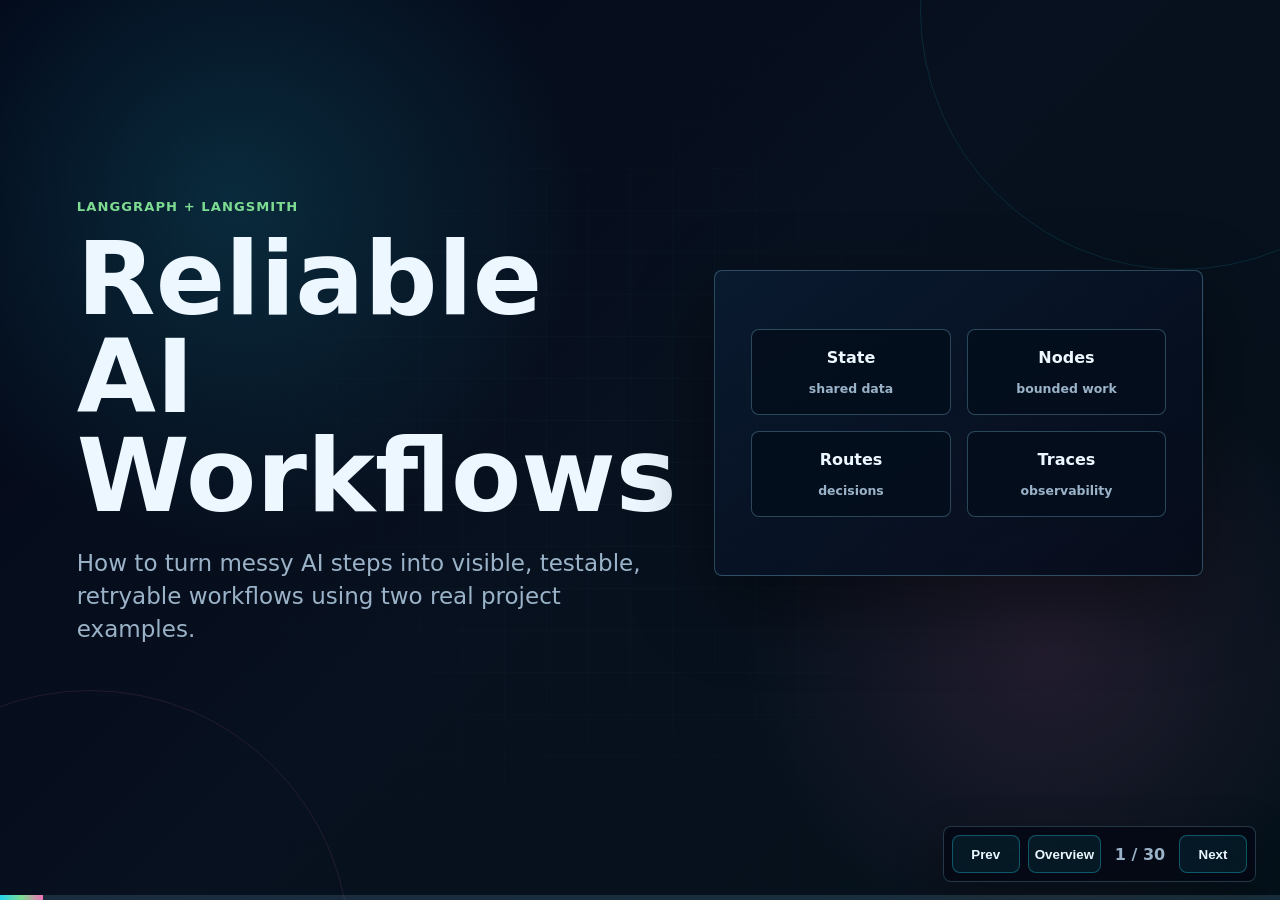
<file: docs/slides/index.html>
<!doctype html>
<html lang="en">
  <head>
    <meta charset="utf-8" />
    <meta name="viewport" content="width=device-width, initial-scale=1" />
    <meta
      name="description"
      content="LangGraph and LangSmith presentation using real AI workflow case studies."
    />
    <title>LangGraph and LangSmith: Reliable AI Workflows</title>
    <link rel="stylesheet" href="./styles.css" />
  </head>
  <body>
    <div class="ambient-grid" aria-hidden="true"></div>
    <div class="orbital orbital-one" aria-hidden="true"></div>
    <div class="orbital orbital-two" aria-hidden="true"></div>

    <main class="deck" aria-live="polite">
      <section class="slide hero-slide" data-title="Reliable AI Workflows">
        <div class="slide-grid two-col">
          <div class="copy">
            <p class="eyebrow">LangGraph + LangSmith</p>
            <h1><span>Reliable AI</span><span>Workflows</span></h1>
            <p class="lede">How to turn messy AI steps into visible, testable, retryable workflows using two real project examples.</p>
          </div>
          <div class="visual capstone-map rich">
            <span>State<br /><small>shared data</small></span>
            <span>Nodes<br /><small>bounded work</small></span>
            <span>Routes<br /><small>decisions</small></span>
            <span>Traces<br /><small>observability</small></span>
          </div>
        </div>
      </section>

      <section class="slide" data-title="The Real Problem">
        <div class="copy wide">
          <p class="eyebrow">Workflow pressure</p>
          <h2>The hard part is not calling the model</h2>
          <p class="lede">The hard part is controlling what happens before and after the model: data loading, prompting, parsing, validation, retries, human approval, saving, monitoring, and debugging.</p>
          <div class="takeaway">LangGraph structures the workflow. LangSmith shows what happened inside it.</div>
        </div>
      </section>

      <section class="slide" data-title="Two Real Projects">
        <div class="copy wide">
          <p class="eyebrow">Case studies</p>
          <h2>Two projects, same architecture lesson</h2>
          <div class="comparison-grid detailed">
            <article><h3>AI content generation</h3><p>Generate business and location pages at scale.</p><p>Needs JSON repair, retries, schema validation, bulk jobs, and monitoring.</p></article>
            <article><h3>VARA licensing workflow</h3><p>Prepare regulated licensing submissions with evidence and review.</p><p>Needs state, routing, approvals, auditability, and human-in-the-loop.</p></article>
            <article><h3>LangGraph + LangSmith</h3><p>LangGraph makes the steps explicit.</p><p>LangSmith makes the runs traceable, evaluable, and monitorable.</p></article>
          </div>
        </div>
      </section>

      <section class="slide" data-title="LangGraph Mental Model">
        <div class="copy wide">
          <p class="eyebrow">Core idea</p>
          <h2>LangGraph is workflow control for AI systems</h2>
          <pre><code>State
  -> Node
  -> State update
  -> Edge chooses next node
  -> Repeat until END</code></pre>
          <div class="code-followup">
            <div><strong>Output</strong><code>same state object, with new fields added after each node</code></div>
            <div><strong>What it means</strong><span>LangGraph is controlled state movement. Every node receives state and returns the part it changed.</span></div>
          </div>
          <div class="takeaway">Every slide after this asks one question: what changed in state?</div>
        </div>
      </section>

      <section class="slide" data-title="Full Minimal Code">
        <div class="copy wide">
          <p class="eyebrow">Complete starter</p>
          <h2>A full tiny LangGraph app</h2>
          <pre><code>from typing import TypedDict
from langgraph.graph import StateGraph, START, END

class DemoState(TypedDict, total=False):
    user_message: str
    response: str

def answer_node(state: DemoState) -> dict:
    # Read state, do one job, return only the update.
    return {"response": f"Received: {state['user_message']}"}

graph = StateGraph(DemoState)
graph.add_node("answer", answer_node)
graph.add_edge(START, "answer")
graph.add_edge("answer", END)

app = graph.compile()
print(app.invoke({"user_message": "hello"}))</code></pre>
          <div class="code-followup">
            <div><strong>Output</strong><code>{"user_message": "hello", "response": "Received: hello"}</code></div>
            <div><strong>What it means</strong><span>The graph did not replace normal Python. It ran one function, merged the returned field into state, and ended with a larger state object.</span></div>
          </div>
        </div>
      </section>

      <section class="slide" data-title="Multi-Node Code">
        <div class="copy wide">
          <p class="eyebrow">Connected functions</p>
          <h2>Multi-node graphs are still simple</h2>
          <pre><code>from typing import TypedDict
from langgraph.graph import StateGraph, START, END

class PageState(TypedDict, total=False):
    company_id: str
    context: str
    prompt: str
    raw_response: str

def fetch_context(state: PageState) -> dict:
    return {"context": f"Context for {state['company_id']}"}

def build_prompt(state: PageState) -> dict:
    return {"prompt": f"Write page using {state['context']}"}

def call_model(state: PageState) -> dict:
    return {"raw_response": "{...model json...}"}

graph = StateGraph(PageState)
graph.add_node("fetch_context", fetch_context)
graph.add_node("build_prompt", build_prompt)
graph.add_node("call_model", call_model)
graph.add_edge(START, "fetch_context")
graph.add_edge("fetch_context", "build_prompt")
graph.add_edge("build_prompt", "call_model")
graph.add_edge("call_model", END)</code></pre>
          <div class="code-followup">
            <div><strong>Output</strong><code>{"company_id": "acme", "context": "...", "prompt": "...", "raw_response": "{...model json...}"}</code></div>
            <div><strong>What it means</strong><span>Each node adds one useful field. By the model call, the state contains everything the next step needs.</span></div>
          </div>
        </div>
      </section>

      <section class="slide" data-title="Project 1 Flow">
        <div class="copy wide">
          <p class="eyebrow">Project 1: content generation</p>
          <h2>Business content generation is already a graph</h2>
          <pre><code>Start content request
  -> Fetch company, suburb, or province data
  -> Build structured SEO prompt
  -> Call OpenAI or Gemini provider
  -> Parse JSON response
  -> Repair or retry if broken
  -> Enforce expected schema
  -> Save generated content
  -> Update bulk job progress
  -> End</code></pre>
          <div class="explain-strip"><strong>Graph view:</strong> every arrow can become a named node or route. If one step fails, you know exactly where the workflow stopped.</div>
          <div class="takeaway">The model call is one step. The workflow around it is the real engineering.</div>
        </div>
      </section>

      <section class="slide" data-title="Content State">
        <div class="copy wide">
          <p class="eyebrow">Project 1 state</p>
          <h2>The content workflow state</h2>
          <pre><code>from typing import TypedDict, Any

class ContentState(TypedDict, total=False):
    company_id: str
    location_id: str
    location_type: str
    theme: str
    company_info: dict[str, Any]
    location_info: dict[str, Any]
    prompt: str
    raw_ai_response: str
    parsed_content: dict[str, Any]
    validation_errors: list[str]
    retry_count: int
    final_content: dict[str, Any]
    progress_id: str</code></pre>
          <div class="code-followup">
            <div><strong>Output</strong><code>After parsing: parsed_content or validation_errors is added.</code></div>
            <div><strong>What it means</strong><span>State is the shared memory of one run. It carries request data, intermediate AI output, errors, retries, and the final saved result.</span></div>
          </div>
        </div>
      </section>

      <section class="slide" data-title="Content Nodes">
        <div class="copy wide">
          <p class="eyebrow">Project 1 nodes</p>
          <h2>Each service step becomes a node</h2>
          <div class="trace-window rich">
            <div><strong>load_context</strong><span>adds company_info and location_info</span></div>
            <div><strong>build_prompt</strong><span>adds prompt</span></div>
            <div><strong>call_ai_provider</strong><span>adds raw_ai_response</span></div>
            <div><strong>parse_json</strong><span>adds parsed_content or validation_errors</span></div>
          </div>
          <div class="takeaway">This replaces hidden control flow with named, inspectable steps.</div>
        </div>
      </section>

      <section class="slide" data-title="Parse JSON Node">
        <div class="copy wide">
          <p class="eyebrow">Real failure path</p>
          <h2>Broken JSON gets its own node</h2>
          <pre><code>import json
from typing import Any

def parse_json_node(state: ContentState) -> dict[str, Any]:
    # Keep parsing separate so failure can route cleanly.
    try:
        parsed = json.loads(state["raw_ai_response"])
        return {
            "parsed_content": parsed,
            "validation_errors": [],
        }
    except json.JSONDecodeError as error:
        return {
            "validation_errors": [f"json_error: {error}"],
        }</code></pre>
          <div class="code-followup">
            <div><strong>Output</strong><code>Valid JSON -> {"parsed_content": ..., "validation_errors": []}
Broken JSON -> {"validation_errors": ["json_error: ..."]}</code></div>
            <div><strong>What it means</strong><span>The node records failure in state instead of hiding it. The next edge can now decide whether to retry, repair, or fail cleanly.</span></div>
          </div>
        </div>
      </section>

      <section class="slide" data-title="Conditional Retry Code">
        <div class="copy wide">
          <p class="eyebrow">Conditional edge</p>
          <h2>Route invalid JSON to repair or failure</h2>
          <pre><code>def route_after_parse(state: ContentState) -> str:
    has_errors = bool(state.get("validation_errors"))
    retries = state.get("retry_count", 0)

    if has_errors and retries &lt; 2:
        return "repair_json"

    if has_errors:
        return "mark_failed"

    return "enforce_schema"</code></pre>
          <div class="code-followup">
            <div><strong>Output</strong><code>retry_count 0 + errors -> repair_json
retry_count 2 + errors -> mark_failed
no errors -> enforce_schema</code></div>
            <div><strong>What it means</strong><span>A conditional edge is just a small router function. It turns messy runtime situations into explicit workflow paths.</span></div>
          </div>
          <div class="takeaway">Conditional edges are just decisions based on state.</div>
        </div>
      </section>

      <section class="slide" data-title="Content Graph Code">
        <div class="copy wide">
          <p class="eyebrow">Project 1 graph</p>
          <h2>Build the content generation graph</h2>
          <pre><code>from langgraph.graph import StateGraph, START, END

graph = StateGraph(ContentState)
graph.add_node("load_context", load_context_node)
graph.add_node("build_prompt", build_prompt_node)
graph.add_node("call_ai", call_ai_node)
graph.add_node("parse_json", parse_json_node)
graph.add_node("repair_json", repair_json_node)
graph.add_node("enforce_schema", enforce_schema_node)
graph.add_node("save_content", save_content_node)
graph.add_node("mark_failed", mark_failed_node)

graph.add_edge(START, "load_context")
graph.add_edge("load_context", "build_prompt")
graph.add_edge("build_prompt", "call_ai")
graph.add_edge("call_ai", "parse_json")</code></pre>
          <div class="code-followup">
            <div><strong>Output</strong><code>A compiled graph with named nodes: load_context -> build_prompt -> call_ai -> parse_json</code></div>
            <div><strong>What it means</strong><span>This is the workflow skeleton. The next slide adds the routes that make it robust when the model response is invalid.</span></div>
          </div>
        </div>
      </section>

      <section class="slide" data-title="Content Conditional Edges">
        <div class="copy wide">
          <p class="eyebrow">Project 1 routing</p>
          <h2>Add retry and save routes</h2>
          <pre><code>graph.add_conditional_edges(
    "parse_json",
    route_after_parse,
    {
        "repair_json": "repair_json",
        "mark_failed": "mark_failed",
        "enforce_schema": "enforce_schema",
    },
)

graph.add_edge("repair_json", "call_ai")
graph.add_edge("enforce_schema", "save_content")
graph.add_edge("save_content", END)
graph.add_edge("mark_failed", END)

content_app = graph.compile()</code></pre>
          <div class="code-followup">
            <div><strong>Output</strong><code>Valid run -> save_content -> END
Invalid run -> repair_json -> call_ai
Repeated invalid run -> mark_failed -> END</code></div>
            <div><strong>What it means</strong><span>The retry loop is visible. Students can trace exactly why a page was saved, repaired, or marked failed.</span></div>
          </div>
        </div>
      </section>

      <section class="slide" data-title="Why LangGraph Helps Project 1">
        <div class="copy wide">
          <p class="eyebrow">Project 1 lesson</p>
          <h2>Content generation becomes controllable</h2>
          <div class="cards three detailed">
            <article><h3>Visible retries</h3><p>Broken JSON routes to repair instead of hiding inside service code.</p></article>
            <article><h3>Schema gates</h3><p>Invalid structure blocks saving until the content is fixed or marked failed.</p></article>
            <article><h3>Bulk progress</h3><p>Every generated page can update progress with success, retry, or failure status.</p></article>
          </div>
        </div>
      </section>

      <section class="slide" data-title="Project 2 Flow">
        <div class="copy wide">
          <p class="eyebrow">Project 2: VARA licensing</p>
          <h2>Regulatory licensing is not one prompt</h2>
          <pre><code>Client intake
  -> Required document readiness
  -> Document indexing and retrieval prep
  -> License activity classification
  -> Policy generation
  -> Operational diagram generation
  -> Regulatory mapping
  -> Gap analysis
  -> Human gap decisions
  -> Submission package export
  -> Feedback and remediation</code></pre>
          <div class="explain-strip"><strong>Graph view:</strong> evidence, policy work, gaps, and human decisions should be separate steps so the workflow can be reviewed later.</div>
          <div class="takeaway">This needs order, validation, evidence, auditability, and human approval.</div>
        </div>
      </section>

      <section class="slide" data-title="Licensing State">
        <div class="copy wide">
          <p class="eyebrow">Project 2 state</p>
          <h2>The licensing workflow state</h2>
          <pre><code>from typing import TypedDict, Any

class LicensingCaseState(TypedDict, total=False):
    case_id: str
    applicant_profile: dict[str, Any]
    uploaded_documents: list[str]
    indexed_chunks: list[str]
    classification: dict[str, Any]
    required_policies: list[str]
    generated_policies: list[str]
    regulatory_mappings: list[dict[str, Any]]
    gap_findings: list[dict[str, Any]]
    human_decisions: list[dict[str, Any]]
    submission_package: str
    errors: list[str]</code></pre>
          <div class="code-followup">
            <div><strong>Output</strong><code>After gap analysis: gap_findings is added.
After review: human_decisions is added.</code></div>
            <div><strong>What it means</strong><span>The state separates facts, AI analysis, and human judgment. That makes a regulated workflow easier to audit.</span></div>
          </div>
        </div>
      </section>

      <section class="slide" data-title="Licensing Nodes">
        <div class="copy wide">
          <p class="eyebrow">Project 2 nodes</p>
          <h2>Each AI responsibility is bounded</h2>
          <div class="cards three detailed">
            <article><h3>Classification node</h3><p>Reads profile and evidence. Writes activity, confidence, citations.</p></article>
            <article><h3>Mapping node</h3><p>Reads policies and rule chunks. Writes rule mappings and rationales.</p></article>
            <article><h3>Gap node</h3><p>Reads evidence and mappings. Writes severity and remediation actions.</p></article>
          </div>
        </div>
      </section>

      <section class="slide" data-title="Evidence Route Code">
        <div class="copy wide">
          <p class="eyebrow">Safety route</p>
          <h2>Do not continue without evidence</h2>
          <pre><code>def route_after_classification(state: LicensingCaseState) -> str:
    result = state["classification"]

    has_evidence = bool(result.get("evidence"))
    confident = result.get("confidence", 0.0) &gt;= 0.75

    if has_evidence and confident:
        return "generate_policies"

    return "human_review"</code></pre>
          <div class="code-followup">
            <div><strong>Output</strong><code>evidence + confidence >= 0.75 -> generate_policies
missing evidence or low confidence -> human_review</code></div>
            <div><strong>What it means</strong><span>The graph refuses to continue when classification is weak. This is the approval gate in code.</span></div>
          </div>
          <div class="takeaway">Unsupported AI output should not unlock the next regulated step.</div>
        </div>
      </section>

      <section class="slide" data-title="Human Review Code">
        <div class="copy wide">
          <p class="eyebrow">Human-in-the-loop</p>
          <h2>Human decisions become graph state</h2>
          <pre><code>def human_gap_review_node(state: LicensingCaseState) -> dict:
    high_risk = [
        gap for gap in state.get("gap_findings", [])
        if gap.get("severity") in {"high", "critical"}
    ]

    return {
        "review_required": len(high_risk) &gt; 0,
        "open_high_risk_gaps": high_risk,
    }</code></pre>
          <div class="code-followup">
            <div><strong>Output</strong><code>{"review_required": true, "open_high_risk_gaps": [...]}</code></div>
            <div><strong>What it means</strong><span>Human review becomes graph state. The workflow can pause, resume, export, or route based on review status.</span></div>
          </div>
          <div class="takeaway">AI recommends. Humans own regulatory judgment.</div>
        </div>
      </section>

      <section class="slide" data-title="Licensing Graph Code">
        <div class="copy wide">
          <p class="eyebrow">Project 2 graph</p>
          <h2>Build the regulated workflow graph</h2>
          <pre><code>from langgraph.graph import StateGraph, START, END

graph = StateGraph(LicensingCaseState)
graph.add_node("validate_intake", validate_intake_node)
graph.add_node("index_documents", index_documents_node)
graph.add_node("classify_activity", classify_activity_node)
graph.add_node("generate_policies", generate_policies_node)
graph.add_node("map_rules", map_rules_node)
graph.add_node("analyze_gaps", analyze_gaps_node)
graph.add_node("human_review", human_gap_review_node)
graph.add_node("export_package", export_package_node)

graph.add_edge(START, "validate_intake")
graph.add_edge("validate_intake", "index_documents")
graph.add_edge("index_documents", "classify_activity")</code></pre>
          <div class="code-followup">
            <div><strong>Output</strong><code>validate_intake -> index_documents -> classify_activity</code></div>
            <div><strong>What it means</strong><span>The graph starts with evidence preparation before asking the AI to classify anything.</span></div>
          </div>
        </div>
      </section>

      <section class="slide" data-title="Licensing Conditional Edges">
        <div class="copy wide">
          <p class="eyebrow">Project 2 routing</p>
          <h2>Approval gates are graph routes</h2>
          <pre><code>graph.add_conditional_edges(
    "classify_activity",
    route_after_classification,
    {
        "generate_policies": "generate_policies",
        "human_review": "human_review",
    },
)

graph.add_edge("generate_policies", "map_rules")
graph.add_edge("map_rules", "analyze_gaps")
graph.add_edge("analyze_gaps", "human_review")
graph.add_edge("human_review", "export_package")
graph.add_edge("export_package", END)

licensing_app = graph.compile()</code></pre>
          <div class="code-followup">
            <div><strong>Output</strong><code>Strong evidence -> policy/mapping/gap path
Weak evidence -> human_review path</code></div>
            <div><strong>What it means</strong><span>The route protects downstream work. The graph only advances automatically when the state supports it.</span></div>
          </div>
        </div>
      </section>

      <section class="slide" data-title="Why LangGraph Helps Project 2">
        <div class="copy wide">
          <p class="eyebrow">Project 2 lesson</p>
          <h2>Regulated AI needs controlled structure</h2>
          <div class="cards three detailed">
            <article><h3>Evidence gates</h3><p>Unsupported classifications route to human review instead of continuing.</p></article>
            <article><h3>Auditability</h3><p>Each node writes a clear output that can be inspected later.</p></article>
            <article><h3>Human control</h3><p>Gaps and high-risk decisions become explicit workflow checkpoints.</p></article>
          </div>
        </div>
      </section>

      <section class="slide" data-title="LangSmith Mental Model">
        <div class="copy wide">
          <p class="eyebrow">Observability</p>
          <h2>LangSmith is the control room</h2>
          <pre><code>Trace: one workflow run
  Node run: load_context
  Node run: build_prompt
  Model run: call_ai_provider
  Node run: parse_json
  Node run: repair_json
  Tool run: schema_check
  Node run: save_content</code></pre>
          <div class="explain-strip"><strong>Trace view:</strong> a LangSmith trace is a timeline of one run. It shows which node ran, what it received, what it returned, and where time/cost/errors happened.</div>
          <div class="takeaway">LangGraph controls the path. LangSmith shows the evidence.</div>
        </div>
      </section>

      <section class="slide" data-title="LangSmith Tracing Code">
        <div class="copy wide">
          <p class="eyebrow">Tracing code</p>
          <h2>Trace important functions</h2>
          <pre><code>from langsmith import traceable

@traceable(name="Generate SEO content")
def generate_content(prompt: str) -> str:
    return ai_provider.generate(prompt)

@traceable(name="Classify VARA activity")
def classify_activity(profile: dict, chunks: list[str]) -> dict:
    return classifier.invoke({
        "profile": profile,
        "evidence": chunks,
    })</code></pre>
          <div class="code-followup">
            <div><strong>Output</strong><code>LangSmith trace names:
- Generate SEO content
- Classify VARA activity</code></div>
            <div><strong>What it means</strong><span>The function still runs normally, but LangSmith records it as a named trace/span so debugging is readable.</span></div>
          </div>
          <div class="takeaway">Good trace names make debugging readable.</div>
        </div>
      </section>

      <section class="slide" data-title="LangSmith Setup">
        <div class="copy wide">
          <p class="eyebrow">Docker-friendly tracing</p>
          <h2>Set up tracing through environment variables</h2>
          <pre><code># .env
LANGSMITH_TRACING=true
LANGSMITH_API_KEY=your_key
LANGSMITH_PROJECT=langgraph-learning-lab

# Docker Compose passes these into the container.
.\lab.cmd module 9</code></pre>
          <div class="code-followup">
            <div><strong>Output</strong><code>Container receives LANGSMITH_TRACING, LANGSMITH_API_KEY, and LANGSMITH_PROJECT.</code></div>
            <div><strong>What it means</strong><span>Tracing is configured at runtime. The graph code stays clean and the API key stays out of source files.</span></div>
          </div>
          <div class="takeaway">Configuration enters through `.env`, not hardcoded graph nodes.</div>
        </div>
      </section>

      <section class="slide" data-title="LangSmith Debugging">
        <div class="copy wide">
          <p class="eyebrow">Debugging</p>
          <h2>Questions LangSmith answers</h2>
          <div class="cards three detailed">
            <article><h3>Content project</h3><p>Which prompt caused broken JSON? Did repair improve the output?</p></article>
            <article><h3>Bulk generation</h3><p>Which locations failed repeatedly? Which provider was slower?</p></article>
            <article><h3>Licensing project</h3><p>Which documents supported classification? Which node created the gap?</p></article>
          </div>
        </div>
      </section>

      <section class="slide" data-title="LangSmith Evaluations">
        <div class="copy wide">
          <p class="eyebrow">Quality checks</p>
          <h2>Evaluations make quality repeatable</h2>
          <pre><code>def evaluate_generated_page(output: dict) -> dict:
    body = str(output).lower()
    return {
        "json_valid": isinstance(output, dict),
        "schema_match": "title" in output and "sections" in output,
        "mentions_location": "suburb" in body or "province" in body,
        "no_fake_best_claim": "best" not in body,
    }</code></pre>
          <div class="code-followup">
            <div><strong>Output</strong><code>{"json_valid": true, "schema_match": true, "mentions_location": true, "no_fake_best_claim": true}</code></div>
            <div><strong>What it means</strong><span>An evaluation converts “is this good?” into repeatable checks that can be compared across runs.</span></div>
          </div>
          <div class="takeaway">Eval examples: JSON validity, schema match, local relevance, no fake claims, grounded citations.</div>
        </div>
      </section>

      <section class="slide" data-title="Production Monitoring">
        <div class="copy wide">
          <p class="eyebrow">Monitoring</p>
          <h2>LangSmith helps after deployment too</h2>
          <div class="trace-window rich">
            <div><strong>Failure rate</strong><span>How many generations fail parsing or schema checks?</span></div>
            <div><strong>Retry count</strong><span>Which cases need repeated repair?</span></div>
            <div><strong>Latency and cost</strong><span>Which provider or prompt is slow or expensive?</span></div>
            <div><strong>Bad examples</strong><span>Which outputs should become evaluation data?</span></div>
          </div>
        </div>
      </section>

      <section class="slide" data-title="Honest Framing">
        <div class="copy wide">
          <p class="eyebrow">Real-world framing</p>
          <h2>Use real projects honestly</h2>
          <p class="lede">These projects are strong examples of workflows LangGraph can formalize. Do not claim an existing project uses LangGraph unless it actually does.</p>
          <div class="takeaway">LangGraph would make the workflow structured and retryable. LangSmith would make it traceable and improvable.</div>
        </div>
      </section>

      <section class="slide" data-title="Closing">
        <div class="copy wide center">
          <p class="eyebrow">Final lesson</p>
          <h2>Reliable AI is controlled workflow</h2>
          <p class="lede center">The best AI systems are not just smarter models. They are better workflows around the model.</p>
          <div class="next-grid">
            <span>Explicit state</span>
            <span>Bounded nodes</span>
            <span>Visible routes</span>
            <span>Human review</span>
            <span>Traceable runs</span>
          </div>
        </div>
      </section>
    </main>

    <nav class="deck-ui" aria-label="Slide controls">
      <button class="control" id="prevSlide" type="button" aria-label="Previous slide">Prev</button>
      <button class="control" id="overviewToggle" type="button" aria-label="Show slide overview">Overview</button>
      <span class="counter"><span id="currentSlide">1</span> / <span id="totalSlides">30</span></span>
      <button class="control" id="nextSlide" type="button" aria-label="Next slide">Next</button>
    </nav>

    <div class="progress" aria-hidden="true"><span id="progressBar"></span></div>

    <aside class="overview" id="overview" aria-hidden="true">
      <div class="overview-panel">
        <button class="overview-close" id="overviewClose" type="button">Close</button>
        <h2>Slide Overview</h2>
        <div class="overview-list" id="overviewList"></div>
      </div>
    </aside>

    <script src="./app.js"></script>
  </body>
</html>
</file>
<file: docs/slides/styles.css>
:root {
  --bg: #030712;
  --panel: rgba(9, 18, 38, 0.78);
  --panel-strong: rgba(11, 27, 52, 0.94);
  --text: #edf7ff;
  --muted: #9bb3c8;
  --cyan: #22d3ee;
  --green: #7ddc92;
  --pink: #f472b6;
  --violet: #a78bfa;
  --amber: #f6c453;
  --line: rgba(148, 221, 255, 0.28);
  --shadow: 0 28px 80px rgba(0, 0, 0, 0.45);
  --slide-top: clamp(42px, 6vh, 82px);
  --slide-x: clamp(34px, 6vw, 108px);
  --slide-bottom: clamp(92px, 12vh, 138px);
}

* {
  box-sizing: border-box;
}

html,
body {
  height: 100%;
  width: 100%;
}

body {
  margin: 0;
  overflow: hidden;
  color: var(--text);
  font-family:
    Inter, ui-sans-serif, system-ui, -apple-system, BlinkMacSystemFont, "Segoe UI", sans-serif;
  background:
    radial-gradient(circle at 18% 22%, rgba(34, 211, 238, 0.16), transparent 28%),
    radial-gradient(circle at 82% 72%, rgba(244, 114, 182, 0.12), transparent 25%),
    linear-gradient(135deg, #020617 0%, #08111f 48%, #04111a 100%);
}

.ambient-grid {
  position: fixed;
  inset: 0;
  pointer-events: none;
  opacity: 0.46;
  background-image:
    linear-gradient(rgba(125, 220, 146, 0.08) 1px, transparent 1px),
    linear-gradient(90deg, rgba(34, 211, 238, 0.08) 1px, transparent 1px);
  background-size: 42px 42px;
  mask-image: radial-gradient(circle at center, black 0%, transparent 78%);
}

.orbital {
  position: fixed;
  width: 520px;
  height: 520px;
  border: 1px solid rgba(34, 211, 238, 0.13);
  border-radius: 50%;
  pointer-events: none;
  animation: drift 18s linear infinite;
}

.orbital-one {
  top: -250px;
  right: -160px;
}

.orbital-two {
  bottom: -310px;
  left: -170px;
  animation-duration: 24s;
  border-color: rgba(244, 114, 182, 0.12);
}

.deck {
  position: relative;
  height: 100vh;
  width: 100vw;
}

.slide {
  position: absolute;
  inset: 0;
  display: grid;
  align-items: center;
  padding: var(--slide-top) var(--slide-x) var(--slide-bottom);
  opacity: 0;
  visibility: hidden;
  pointer-events: none;
  transform: none;
  transition: none;
  width: 100vw;
  max-height: 100svh;
  overflow: hidden;
}

body:not(.deck-ready) .slide {
  transition: none;
}

.slide.active {
  opacity: 1;
  visibility: visible;
  pointer-events: auto;
  transform: none;
  transition: none;
}

.slide-grid {
  display: grid;
  align-items: center;
  gap: clamp(26px, 4.5vw, 68px);
  width: min(1540px, 100%);
  max-height: calc(100svh - var(--slide-top) - var(--slide-bottom));
  margin: 0 auto;
}

.slide-grid > * {
  min-width: 0;
}

.two-col {
  grid-template-columns: minmax(0, 1.02fr) minmax(320px, 0.86fr);
}

.copy {
  min-width: 0;
}

.copy.wide {
  width: min(1320px, 100%);
  margin: 0 auto;
}

.center {
  text-align: center;
}

.eyebrow {
  margin: 0 0 16px;
  color: var(--green);
  font-size: 0.82rem;
  font-weight: 800;
  letter-spacing: 0.08em;
  text-transform: uppercase;
  overflow-wrap: anywhere;
}

h1,
h2 {
  margin: 0;
  line-height: 0.96;
  letter-spacing: 0;
}

h1 {
  max-width: 860px;
  font-size: clamp(3.25rem, 8vw, 7.6rem);
}

h1 span {
  display: block;
}

h2 {
  max-width: 920px;
  font-size: clamp(2.25rem, 5.2vw, 5.25rem);
}

h3 {
  margin: 0 0 10px;
  font-size: clamp(1.12rem, 2vw, 1.55rem);
}

.lede {
  max-width: 780px;
  margin: clamp(16px, 2.4vh, 24px) 0 0;
  color: var(--muted);
  font-size: clamp(1.08rem, 1.8vw, 1.45rem);
  line-height: 1.45;
}

.note,
.takeaway {
  margin-top: clamp(16px, 2.5vh, 22px);
  padding: clamp(14px, 1.8vh, 16px) 18px;
  border: 1px solid rgba(125, 220, 146, 0.28);
  border-radius: 8px;
  color: #dfffe7;
  background: rgba(125, 220, 146, 0.08);
  line-height: 1.5;
}

.takeaway {
  border-color: rgba(34, 211, 238, 0.28);
  color: #d8f8ff;
  background: rgba(34, 211, 238, 0.08);
  font-weight: 800;
}

.explain-strip,
.code-followup {
  display: grid;
  gap: 10px;
  margin-top: 14px;
  padding: 14px 16px;
  border: 1px solid rgba(246, 196, 83, 0.28);
  border-radius: 8px;
  background: rgba(246, 196, 83, 0.08);
  color: #fff4c7;
  line-height: 1.4;
}

.explain-strip strong,
.code-followup strong {
  color: var(--amber);
}

.code-followup {
  grid-template-columns: 0.9fr 1.25fr;
  border-color: rgba(34, 211, 238, 0.28);
  background: rgba(34, 211, 238, 0.06);
  color: #dcf7ff;
}

.code-followup code {
  display: block;
  margin-top: 5px;
  color: #dcfce7;
  white-space: pre-wrap;
  overflow-wrap: anywhere;
}

.code-followup strong {
  display: block;
  margin-bottom: 4px;
}

ul {
  display: grid;
  gap: clamp(9px, 1.5vh, 14px);
  margin: clamp(18px, 3vh, 28px) 0 0;
  padding: 0;
  list-style: none;
}

li {
  position: relative;
  padding-left: 28px;
  color: #d8e9f7;
  font-size: clamp(0.98rem, 1.35vw, 1.22rem);
  line-height: 1.45;
}

li::before {
  content: "";
  position: absolute;
  top: 0.68em;
  left: 0;
  width: 13px;
  height: 13px;
  border-radius: 50%;
  background: var(--cyan);
  box-shadow: 0 0 22px var(--cyan);
}

a {
  color: inherit;
}

.repo-link,
.mega-link {
  display: inline-block;
  margin-top: 34px;
  padding: 16px 18px;
  border: 1px solid rgba(34, 211, 238, 0.38);
  border-radius: 8px;
  color: #c9f7ff;
  text-decoration: none;
  background: rgba(34, 211, 238, 0.08);
  box-shadow: 0 0 34px rgba(34, 211, 238, 0.18);
}

.mega-link {
  font-size: clamp(1.1rem, 2.2vw, 1.8rem);
}

.visual,
.cards article,
.comparison-grid article,
.split-visual article,
.trace-window,
.state-card,
pre,
.repo-tree span,
.module-grid span,
.checklist span,
.next-grid span {
  border: 1px solid var(--line);
  border-radius: 8px;
  background: linear-gradient(145deg, rgba(10, 28, 50, 0.86), rgba(4, 9, 24, 0.82));
  box-shadow: var(--shadow);
}

.visual {
  aspect-ratio: 16 / 10;
  width: 100%;
  max-width: 100%;
  min-height: 0;
  max-height: min(58vh, 520px);
  position: relative;
  overflow: hidden;
  min-width: 0;
}

.visual::after {
  content: "";
  position: absolute;
  inset: 0;
  pointer-events: none;
  background: linear-gradient(120deg, transparent, rgba(255, 255, 255, 0.05), transparent);
  transform: translateX(-100%);
  animation: scan 5s ease-in-out infinite;
}

.graph-hero svg {
  position: absolute;
  inset: 0;
  width: 100%;
  height: 100%;
}

.graph-hero path {
  fill: none;
  stroke: var(--cyan);
  stroke-width: 3;
  stroke-linecap: round;
  stroke-dasharray: 9 14;
  filter: drop-shadow(0 0 12px rgba(34, 211, 238, 0.78));
  animation: dash 4s linear infinite;
}

.node {
  position: absolute;
  z-index: 2;
  display: grid;
  place-items: center;
  width: 104px;
  height: 104px;
  border: 1px solid rgba(125, 220, 146, 0.55);
  border-radius: 50%;
  background: rgba(6, 20, 32, 0.92);
  color: #eafff0;
  font-weight: 800;
  box-shadow: 0 0 36px rgba(125, 220, 146, 0.22);
  animation: float 4s ease-in-out infinite;
}

.node-a { left: 42px; top: 54px; }
.node-b { left: 220px; top: 58px; animation-delay: 0.3s; }
.node-c { left: 250px; top: 155px; animation-delay: 0.6s; }
.node-d { left: 68px; bottom: 58px; animation-delay: 0.9s; }
.node-e { right: 42px; bottom: 70px; animation-delay: 1.2s; }

.agent-core {
  display: grid;
  place-items: center;
}

.core-ring {
  display: grid;
  place-items: center;
  width: 154px;
  height: 154px;
  border: 1px solid rgba(34, 211, 238, 0.72);
  border-radius: 50%;
  color: #dcfbff;
  font-size: 1.4rem;
  font-weight: 900;
  box-shadow: 0 0 50px rgba(34, 211, 238, 0.28);
}

.sat {
  position: absolute;
  padding: 12px 16px;
  border: 1px solid var(--line);
  border-radius: 8px;
  background: rgba(5, 14, 26, 0.92);
  font-weight: 800;
}

.sat-one { top: 44px; left: 64px; }
.sat-two { top: 84px; right: 54px; }
.sat-three { bottom: 74px; left: 58px; }
.sat-four { bottom: 48px; right: 70px; }

.agent-loop-diagram {
  min-height: 0;
}

.agent-loop-diagram svg,
.graph-anatomy svg,
.react-orbit svg {
  position: absolute;
  inset: 0;
  width: 100%;
  height: 100%;
}

.agent-loop-diagram path,
.graph-anatomy path,
.react-orbit path {
  fill: none;
  stroke: var(--cyan);
  stroke-width: 3;
  stroke-linecap: round;
  stroke-dasharray: 10 14;
  filter: drop-shadow(0 0 12px rgba(34, 211, 238, 0.72));
  animation: dash 4s linear infinite;
}

.loop-step {
  position: absolute;
  z-index: 2;
  display: grid;
  gap: 4px;
  width: 134px;
  min-height: 96px;
  padding: 14px;
  border: 1px solid rgba(34, 211, 238, 0.34);
  border-radius: 8px;
  background: rgba(3, 12, 26, 0.94);
  box-shadow: 0 0 30px rgba(34, 211, 238, 0.13);
}

.loop-step strong {
  color: var(--green);
  font-size: 1.25rem;
}

.loop-step span {
  font-weight: 900;
}

.loop-step small {
  color: var(--muted);
  line-height: 1.3;
}

.step-goal { left: 34px; top: 52px; }
.step-context { right: 84px; top: 34px; }
.step-decision { right: 34px; top: 176px; }
.step-action { right: 128px; bottom: 40px; }
.step-observe { left: 58px; bottom: 64px; }

.tool-map {
  display: grid;
  place-items: center;
}

.tool-center,
.tool-map span {
  position: absolute;
  display: grid;
  place-items: center;
  border-radius: 8px;
  border: 1px solid var(--line);
  background: rgba(6, 18, 35, 0.95);
  font-weight: 900;
}

.tool-center {
  width: 138px;
  height: 138px;
  border-radius: 50%;
  border-color: rgba(34, 211, 238, 0.7);
}

.tool-map span {
  width: 140px;
  height: 58px;
}

.tool-map span:nth-child(2) { top: 54px; left: 48px; }
.tool-map span:nth-child(3) { top: 54px; right: 48px; }
.tool-map span:nth-child(4) { bottom: 54px; left: 48px; }
.tool-map span:nth-child(5) { bottom: 54px; right: 48px; }

.tool-boundary {
  display: grid;
  grid-template-columns: 1fr auto 1.05fr;
  align-items: center;
  gap: 18px;
  padding: 28px;
}

.model-box,
.result-box {
  display: grid;
  place-items: center;
  min-height: 160px;
  padding: 20px;
  border: 1px solid rgba(34, 211, 238, 0.36);
  border-radius: 8px;
  background: rgba(34, 211, 238, 0.08);
  text-align: center;
  font-size: 1.35rem;
  font-weight: 900;
}

.model-box small {
  display: block;
  margin-top: 8px;
  color: var(--muted);
  font-size: 0.85rem;
}

.boundary-line {
  writing-mode: vertical-rl;
  color: var(--green);
  font-weight: 900;
  text-transform: uppercase;
  letter-spacing: 0.08em;
}

.tool-stack {
  display: grid;
  gap: 12px;
}

.tool-stack span {
  padding: 16px;
  border: 1px solid rgba(125, 220, 146, 0.28);
  border-radius: 8px;
  background: rgba(125, 220, 146, 0.08);
  font-family: "SFMono-Regular", Consolas, monospace;
}

.result-box {
  grid-column: 1 / -1;
  min-height: 72px;
  color: #eafff0;
  font-size: 1rem;
}

.cards,
.comparison-grid,
.agent-team,
.next-grid {
  display: grid;
  gap: 18px;
  margin-top: 34px;
}

.cards.three,
.comparison-grid,
.agent-team {
  grid-template-columns: repeat(3, minmax(0, 1fr));
}

.cards.five {
  grid-template-columns: repeat(5, minmax(0, 1fr));
}

.cards article,
.comparison-grid article,
.agent-team article,
.split-visual article {
  padding: 24px;
}

.cards p,
.comparison-grid p,
.agent-team p,
.split-visual p {
  margin: 0;
  color: var(--muted);
  font-size: 1.05rem;
  line-height: 1.45;
}

.detailed article p + p {
  margin-top: 8px;
}

.hot {
  border-color: rgba(244, 114, 182, 0.45) !important;
  box-shadow: 0 0 42px rgba(244, 114, 182, 0.16) !important;
}

pre {
  margin: 28px 0 0;
  padding: 22px;
  overflow: auto;
  color: #dcfce7;
  font-size: clamp(0.9rem, 1.4vw, 1.15rem);
  line-height: 1.6;
}

code {
  font-family: "SFMono-Regular", Consolas, "Liberation Mono", monospace;
}

.docker-stack {
  display: grid;
  align-content: center;
  gap: 16px;
  padding: 40px;
}

.docker-stack div {
  padding: 18px;
  border: 1px solid rgba(34, 211, 238, 0.32);
  border-radius: 8px;
  text-align: center;
  font-weight: 900;
  background: rgba(34, 211, 238, 0.08);
}

.docker-layer-diagram {
  display: grid;
  align-content: center;
  gap: 14px;
  padding: 42px;
  perspective: 900px;
}

.layer {
  padding: 18px 20px;
  border: 1px solid rgba(34, 211, 238, 0.34);
  border-radius: 8px;
  background: linear-gradient(90deg, rgba(34, 211, 238, 0.12), rgba(125, 220, 146, 0.08));
  font-weight: 900;
  text-align: center;
  transform: skewX(-7deg);
  box-shadow: 0 14px 34px rgba(0, 0, 0, 0.22);
}

.layer:nth-child(2) { margin-left: 24px; }
.layer:nth-child(3) { margin-left: 48px; }
.layer:nth-child(4) { margin-left: 72px; border-color: rgba(244, 114, 182, 0.34); }
.layer:nth-child(5) { margin-left: 96px; border-color: rgba(125, 220, 146, 0.42); }

.split-visual,
.flow-row,
.node-pipeline,
.edge-map,
.repo-tree,
.module-grid,
.checklist,
.next-grid {
  display: grid;
  gap: 16px;
  margin-top: 34px;
}

.split-visual {
  grid-template-columns: 1fr 120px 1fr;
  align-items: center;
}

.arrow-line {
  height: 2px;
  background: linear-gradient(90deg, var(--cyan), var(--green));
  box-shadow: 0 0 24px rgba(34, 211, 238, 0.52);
}

.compose-board,
.command-purpose {
  display: grid;
  grid-template-columns: repeat(3, minmax(0, 1fr));
  gap: 16px;
  margin-top: 28px;
}

.compose-board article,
.command-purpose span {
  display: grid;
  gap: 8px;
  padding: 18px;
  border: 1px solid var(--line);
  border-radius: 8px;
  background: rgba(4, 14, 29, 0.86);
}

.compose-board strong,
.command-purpose strong {
  color: var(--green);
}

.compose-board span,
.command-purpose span {
  color: var(--muted);
}

.flow-row,
.node-pipeline,
.edge-map {
  grid-template-columns: repeat(auto-fit, minmax(150px, 1fr));
}

.flow-row span,
.node-pipeline span,
.edge-map span,
.langgraph-loop span,
.react-loop span,
.approval-flow span,
.capstone-flow span,
.router-map span {
  display: grid;
  min-height: 76px;
  place-items: center;
  padding: 14px;
  border: 1px solid var(--line);
  border-radius: 8px;
  background: rgba(5, 16, 31, 0.88);
  font-weight: 900;
  text-align: center;
}

.chain-vs-graph {
  display: grid;
  grid-template-columns: 1fr 1fr;
  gap: 24px;
  margin-top: 36px;
}

.chain,
.branch {
  display: grid;
  grid-template-columns: repeat(3, 1fr);
  gap: 16px;
  padding: 28px;
  border: 1px solid var(--line);
  border-radius: 8px;
  background: rgba(5, 16, 31, 0.72);
}

.branch {
  grid-template-columns: repeat(2, 1fr);
}

.chain span,
.branch span {
  display: grid;
  place-items: center;
  min-height: 88px;
  border: 1px solid rgba(34, 211, 238, 0.38);
  border-radius: 8px;
  font-weight: 900;
}

.chain p,
.branch p {
  grid-column: 1 / -1;
  margin: 0;
  color: var(--muted);
}

.langgraph-loop,
.react-loop,
.approval-flow,
.capstone-flow {
  display: grid;
  align-content: center;
  gap: 16px;
  padding: 44px;
}

.graph-anatomy {
  min-height: 430px;
}

.graph-chip {
  position: absolute;
  z-index: 2;
  display: grid;
  place-items: center;
  min-width: 96px;
  min-height: 62px;
  padding: 12px;
  border: 1px solid var(--line);
  border-radius: 8px;
  background: rgba(4, 14, 29, 0.94);
  font-weight: 900;
  text-align: center;
}

.graph-chip.start { left: 26px; top: 184px; color: var(--green); }
.graph-chip.state { left: 138px; top: 72px; border-color: rgba(244, 114, 182, 0.42); }
.graph-chip.node-one { left: 150px; top: 184px; }
.graph-chip.router { left: 265px; top: 184px; color: var(--cyan); }
.graph-chip.node-two { right: 34px; top: 72px; }
.graph-chip.node-three { right: 34px; bottom: 70px; }
.graph-chip.end { right: 34px; top: 184px; color: var(--green); }

.state-card {
  padding: 28px;
}

.state-diff {
  display: grid;
  grid-template-columns: 1fr 1fr;
  gap: 18px;
  align-content: center;
  padding: 28px;
}

.state-diff > div {
  min-width: 0;
}

.state-diff strong {
  display: block;
  margin-bottom: 10px;
  color: var(--green);
}

.state-diff pre {
  margin: 0;
  font-size: 0.85rem;
}

.state-diff code {
  white-space: pre-wrap;
  overflow-wrap: anywhere;
}

.pulse-tag {
  display: inline-block;
  margin-top: 18px;
  padding: 10px 14px;
  border-radius: 8px;
  background: rgba(125, 220, 146, 0.12);
  color: var(--green);
  font-weight: 900;
}

.router-map {
  position: relative;
  display: grid;
  grid-template-columns: repeat(3, 1fr);
  gap: 22px;
  margin-top: 36px;
}

.router-map .router {
  grid-column: 1 / -1;
  border-color: rgba(34, 211, 238, 0.6);
}

.rich small {
  display: block;
  margin-top: 6px;
  color: var(--muted);
  font-size: 0.78rem;
  line-height: 1.25;
}

.memory-stack,
.debug-panel,
.trace-window {
  display: grid;
  align-content: center;
  gap: 16px;
  padding: 28px;
}

.memory-stack div,
.debug-panel div,
.trace-window div {
  padding: 18px;
  border: 1px solid rgba(34, 211, 238, 0.24);
  border-radius: 8px;
  background: rgba(3, 10, 22, 0.76);
}

.debug-panel code {
  display: block;
  margin-top: 8px;
  color: #bfdbfe;
}

.memory-stack div,
.trace-window.rich div,
.debug-panel.rich div {
  display: grid;
  gap: 6px;
}

.memory-stack strong,
.trace-window strong,
.debug-panel strong {
  color: var(--green);
}

.memory-stack span,
.trace-window span {
  color: var(--muted);
}

.tool-call-flow {
  display: grid;
  grid-template-columns: repeat(5, minmax(0, 1fr));
  gap: 14px;
  margin-top: 34px;
}

.tool-call-flow span {
  display: grid;
  place-items: center;
  min-height: 112px;
  padding: 14px;
  border: 1px solid var(--line);
  border-radius: 8px;
  background: rgba(4, 14, 29, 0.86);
  text-align: center;
  font-weight: 900;
}

.react-orbit {
  min-height: 390px;
}

.orbit-center,
.orbit-item {
  position: absolute;
  z-index: 2;
  display: grid;
  place-items: center;
  border: 1px solid var(--line);
  border-radius: 50%;
  background: rgba(4, 14, 29, 0.94);
  font-weight: 900;
  text-align: center;
}

.orbit-center {
  width: 132px;
  height: 132px;
  left: calc(50% - 66px);
  top: calc(50% - 66px);
  border-color: rgba(244, 114, 182, 0.4);
}

.orbit-item {
  width: 96px;
  height: 96px;
}

.orbit-item.reason { left: 70px; top: 56px; }
.orbit-item.act { right: 70px; top: 56px; }
.orbit-item.observe { right: 70px; bottom: 56px; }
.orbit-item.answer { left: 70px; bottom: 56px; }

.approval-flow.rich,
.capstone-map {
  display: grid;
  grid-template-columns: repeat(2, minmax(0, 1fr));
  align-content: center;
  gap: 16px;
  padding: 36px;
}

.approval-flow.rich span,
.capstone-map span {
  display: grid;
  min-height: 86px;
  place-items: center;
  padding: 14px;
  border: 1px solid var(--line);
  border-radius: 8px;
  background: rgba(4, 14, 29, 0.88);
  text-align: center;
  font-weight: 900;
}

.trace-tree {
  display: grid;
  grid-template-columns: 1.1fr 1fr 1fr 1fr;
  gap: 16px;
  margin-top: 34px;
}

.trace-tree article {
  min-height: 170px;
  padding: 22px;
  border: 1px solid var(--line);
  border-radius: 8px;
  background: rgba(4, 14, 29, 0.9);
}

.trace-tree article:first-child {
  border-color: rgba(125, 220, 146, 0.45);
  box-shadow: 0 0 32px rgba(125, 220, 146, 0.12);
}

.trace-tree p {
  color: var(--muted);
  line-height: 1.45;
}

.repo-tree,
.module-grid,
.checklist,
.next-grid {
  grid-template-columns: repeat(auto-fit, minmax(190px, 1fr));
}

.repo-tree span,
.module-grid span,
.checklist span,
.next-grid span {
  padding: 18px;
  color: #e9faff;
  font-weight: 800;
}

.repo-tree.rich span,
.module-grid.rich span {
  display: grid;
  gap: 6px;
}

.module-grid.rich strong {
  color: var(--green);
  font-size: 1.35rem;
}

.structured-diagram {
  display: grid;
  grid-template-columns: minmax(0, 1fr);
  grid-template-rows: minmax(0, 1fr);
  place-items: stretch;
  padding: 18px;
  min-height: 0;
  height: auto;
  max-height: min(58vh, 520px);
  overflow: hidden;
}

.structured-diagram::after {
  opacity: 0.45;
}

.structured-diagram .diagram-svg {
  position: relative;
  inset: auto;
  display: block;
  justify-self: stretch;
  align-self: stretch;
  width: 100%;
  height: 100%;
  min-height: 0;
  max-height: none;
  overflow: visible;
}

.structured-diagram .diagram-panel {
  fill: rgba(3, 12, 26, 0.66);
  stroke: rgba(148, 221, 255, 0.3);
  stroke-width: 1.5;
}

.structured-diagram .svg-node,
.structured-diagram .svg-layer {
  fill: rgba(4, 14, 29, 0.95);
  stroke: rgba(34, 211, 238, 0.5);
  stroke-width: 2;
  filter: drop-shadow(0 12px 24px rgba(0, 0, 0, 0.28));
}

.structured-diagram .svg-node.hot {
  stroke: rgba(125, 220, 146, 0.86);
}

.structured-diagram .svg-node.warn {
  stroke: rgba(244, 114, 182, 0.72);
}

.structured-diagram .state-node {
  fill: rgba(27, 16, 40, 0.72);
  stroke: rgba(167, 139, 250, 0.74);
}

.structured-diagram .svg-layer {
  fill: rgba(34, 211, 238, 0.1);
}

.structured-diagram .svg-hub {
  fill: rgba(34, 211, 238, 0.08);
  stroke: rgba(34, 211, 238, 0.72);
  stroke-width: 2;
  filter: drop-shadow(0 0 24px rgba(34, 211, 238, 0.24));
}

.structured-diagram .svg-path {
  fill: none;
  stroke: var(--cyan);
  stroke-width: 3;
  stroke-linecap: round;
  stroke-linejoin: round;
  stroke-dasharray: none;
  filter: drop-shadow(0 0 10px rgba(34, 211, 238, 0.45));
  animation: none;
}

.structured-diagram .svg-path.muted {
  stroke: rgba(155, 179, 200, 0.56);
  stroke-width: 2.2;
  stroke-dasharray: 7 10;
}

.structured-diagram .svg-boundary {
  stroke: rgba(125, 220, 146, 0.72);
  stroke-width: 2;
  stroke-dasharray: 8 10;
}

.structured-diagram .boundary-text {
  fill: var(--green);
  font-weight: 800;
  text-transform: uppercase;
}

.structured-diagram .svg-label {
  fill: var(--text);
  font:
    800 16px Inter,
    ui-sans-serif,
    system-ui,
    sans-serif;
}

.structured-diagram .svg-small {
  fill: var(--muted);
  font:
    600 12.5px Inter,
    ui-sans-serif,
    system-ui,
    sans-serif;
}

.structured-diagram .svg-index {
  fill: var(--green);
  font:
    900 20px Inter,
    ui-sans-serif,
    system-ui,
    sans-serif;
}

.deck-ui {
  position: fixed;
  z-index: 20;
  right: clamp(12px, 2vw, 24px);
  bottom: clamp(12px, 2vh, 18px);
  display: flex;
  align-items: center;
  gap: 8px;
  padding: 8px;
  border: 1px solid rgba(148, 221, 255, 0.22);
  border-radius: 8px;
  background: rgba(3, 7, 18, 0.78);
  backdrop-filter: blur(16px);
  box-shadow: 0 18px 48px rgba(0, 0, 0, 0.32);
}

.control {
  min-width: 68px;
  min-height: 38px;
  border: 1px solid rgba(34, 211, 238, 0.34);
  border-radius: 8px;
  color: var(--text);
  background: rgba(34, 211, 238, 0.08);
  font-weight: 800;
  cursor: pointer;
}

.control:hover,
.control:focus-visible {
  outline: none;
  border-color: var(--cyan);
  box-shadow: 0 0 24px rgba(34, 211, 238, 0.22);
}

.counter {
  min-width: 62px;
  color: var(--muted);
  text-align: center;
  font-weight: 900;
}

@media (max-height: 820px) and (min-width: 901px) {
  :root {
    --slide-top: 34px;
    --slide-bottom: 74px;
    --slide-x: clamp(44px, 7vw, 104px);
  }

  h1 {
    font-size: clamp(3rem, 7vw, 6.7rem);
  }

  h2 {
    font-size: clamp(2.1rem, 4vw, 4rem);
  }

  .eyebrow {
    margin-bottom: 12px;
  }

  .lede {
    font-size: clamp(1rem, 1.55vw, 1.28rem);
    line-height: 1.38;
  }

  .note,
  .takeaway {
    margin-top: 10px;
    font-size: 0.96rem;
    line-height: 1.42;
  }

  pre {
    margin-top: 14px;
    padding: 16px 18px;
    font-size: clamp(0.72rem, 1.02vw, 0.92rem);
    line-height: 1.34;
  }

  .code-followup,
  .explain-strip {
    margin-top: 8px;
    padding: 10px 12px;
    font-size: 0.86rem;
    line-height: 1.32;
  }

  li {
    font-size: clamp(0.94rem, 1.2vw, 1.08rem);
    line-height: 1.35;
  }

  .structured-diagram,
  .visual {
    max-height: min(50vh, 430px);
  }

  .deck-ui {
    transform: scale(0.92);
    transform-origin: right bottom;
  }
}

.progress {
  position: fixed;
  z-index: 20;
  left: 0;
  right: 0;
  bottom: 0;
  height: 5px;
  background: rgba(148, 221, 255, 0.14);
}

.progress span {
  display: block;
  width: 0;
  height: 100%;
  background: linear-gradient(90deg, var(--cyan), var(--green), var(--pink));
  transition: width 260ms ease;
}

.overview {
  position: fixed;
  z-index: 30;
  inset: 0;
  display: none;
  padding: 28px;
  background: rgba(2, 6, 23, 0.78);
  backdrop-filter: blur(18px);
}

.overview.open {
  display: grid;
  place-items: center;
}

.overview-panel {
  width: min(980px, 100%);
  max-height: min(780px, 90vh);
  overflow: auto;
  padding: 28px;
  border: 1px solid var(--line);
  border-radius: 8px;
  background: var(--panel-strong);
  box-shadow: var(--shadow);
}

.overview-panel h2 {
  font-size: clamp(2rem, 4vw, 3.6rem);
}

.overview-close {
  float: right;
  border: 1px solid var(--line);
  border-radius: 8px;
  color: var(--text);
  background: rgba(34, 211, 238, 0.08);
  padding: 10px 14px;
  cursor: pointer;
}

.overview-list {
  display: grid;
  grid-template-columns: repeat(auto-fit, minmax(230px, 1fr));
  gap: 12px;
  margin-top: 24px;
}

.overview-list button {
  min-height: 74px;
  border: 1px solid rgba(148, 221, 255, 0.2);
  border-radius: 8px;
  color: var(--text);
  background: rgba(4, 14, 29, 0.9);
  text-align: left;
  padding: 14px;
  cursor: pointer;
}

.overview-list button.active {
  border-color: var(--green);
  box-shadow: 0 0 24px rgba(125, 220, 146, 0.18);
}

@keyframes dash {
  to {
    stroke-dashoffset: -90;
  }
}

@keyframes float {
  0%,
  100% {
    transform: translateY(0);
  }
  50% {
    transform: translateY(-10px);
  }
}

@keyframes scan {
  0%,
  55% {
    transform: translateX(-110%);
  }
  100% {
    transform: translateX(110%);
  }
}

@keyframes drift {
  to {
    transform: rotate(360deg);
  }
}

@media (max-width: 900px) {
  html {
    overflow-x: hidden;
  }

  body {
    overflow: auto;
    overflow-x: hidden;
  }

  .deck {
    width: 100vw;
    max-width: 100vw;
    min-height: 100vh;
    overflow-x: hidden;
  }

  .slide {
    width: 100vw;
    max-width: 100vw;
    min-height: 100vh;
    padding: 64px 16px 108px;
    align-items: start;
    overflow-y: auto;
    overflow-x: hidden;
  }

  .slide-grid,
  .copy,
  .copy.wide {
    width: 100%;
    max-width: calc(100vw - 32px);
    min-width: 0;
    overflow-wrap: anywhere;
  }

  .eyebrow {
    font-size: 0.72rem;
    line-height: 1.35;
  }

  h1 {
    font-size: clamp(2.25rem, 9.8vw, 2.85rem);
    max-width: calc(100vw - 32px);
  }

  h2 {
    width: 100%;
    font-size: clamp(1.55rem, 7vw, 2.15rem);
    max-width: min(100%, 15ch);
    line-height: 1.05;
    overflow-wrap: anywhere;
    word-break: normal;
    white-space: normal;
  }

  .lede {
    max-width: min(32ch, calc(100vw - 54px));
    font-size: 1.05rem;
  }

  .hero-slide .lede {
    max-width: 30ch;
  }

  .note,
  .takeaway,
  ul {
    max-width: min(33ch, calc(100vw - 54px));
  }

  .two-col,
  .cards.three,
  .cards.five,
  .comparison-grid,
  .agent-team,
  .chain-vs-graph,
  .split-visual,
  .tool-boundary,
  .compose-board,
  .command-purpose,
  .tool-call-flow,
  .state-diff,
  .trace-tree,
  .approval-flow.rich,
  .capstone-map {
    grid-template-columns: 1fr;
  }

  .visual {
    min-height: 320px;
    width: 100%;
    max-width: calc(100vw - 44px);
  }

  .structured-diagram {
    min-height: 330px;
    padding: 10px;
  }

  .structured-diagram .diagram-svg {
    min-height: 300px;
  }

  .structured-diagram .svg-label {
    font-size: 16px;
  }

  .structured-diagram .svg-small {
    font-size: 13px;
  }

  .cards.five {
    gap: 12px;
  }

  .deck-ui {
    left: 10px;
    right: 10px;
    bottom: 12px;
    justify-content: center;
  }

  .control {
    min-width: 62px;
    min-height: 40px;
    font-size: 0.8rem;
  }

  .repo-link,
  .mega-link {
    overflow-wrap: anywhere;
  }

  .node {
    width: 76px;
    height: 76px;
    font-size: 0.82rem;
  }

  .node-a { left: 46px; top: 56px; }
  .node-b { left: auto; right: 48px; top: 60px; }
  .node-c { left: 50%; top: 132px; transform: translateX(-50%); }
  .node-d { left: 54px; bottom: 56px; }
  .node-e { right: 48px; bottom: 54px; }

  .graph-hero path {
    stroke-width: 2.4;
  }

  .graph-hero svg {
    transform: scale(0.78);
    transform-origin: center;
  }

  .agent-loop-diagram,
  .graph-anatomy,
  .react-orbit {
    min-height: 420px;
  }

  .loop-step {
    width: 118px;
    min-height: 86px;
    font-size: 0.82rem;
  }

  .step-goal { left: 14px; top: 42px; }
  .step-context { right: 12px; top: 34px; }
  .step-decision { right: 18px; top: 162px; }
  .step-action { right: 42px; bottom: 38px; }
  .step-observe { left: 18px; bottom: 62px; }

  .boundary-line {
    writing-mode: horizontal-tb;
    text-align: center;
  }

  .layer,
  .layer:nth-child(2),
  .layer:nth-child(3),
  .layer:nth-child(4),
  .layer:nth-child(5) {
    margin-left: 0;
    transform: none;
  }

  .graph-chip {
    min-width: 82px;
    min-height: 52px;
    font-size: 0.82rem;
  }

  .graph-chip.start { left: 10px; top: 188px; }
  .graph-chip.state { left: 22px; top: 50px; }
  .graph-chip.node-one { left: 108px; top: 188px; }
  .graph-chip.router { left: 206px; top: 188px; }
  .graph-chip.node-two { right: 12px; top: 52px; }
  .graph-chip.node-three { right: 12px; bottom: 56px; }
  .graph-chip.end { right: 12px; top: 292px; }

  .state-diff pre {
    font-size: 0.78rem;
  }

  .module-grid {
    grid-template-columns: repeat(2, minmax(0, 1fr));
    gap: 8px;
    margin-top: 18px;
  }

  .module-grid.rich span {
    display: flex;
    align-items: center;
    gap: 6px;
    min-height: 0;
    padding: 7px 9px;
    font-size: 0.74rem;
  }

  .module-grid.rich strong {
    flex: 0 0 auto;
    margin-bottom: 0;
    font-size: 0.86rem;
  }

  pre {
    width: calc(100vw - 32px);
    max-width: calc(100vw - 32px);
    overflow-x: hidden;
    white-space: pre-wrap !important;
    font-size: 0.5rem;
    line-height: 1.55;
  }

  pre code {
    display: block;
    max-width: 100%;
    white-space: pre-wrap !important;
    overflow-wrap: anywhere !important;
    word-break: break-all !important;
  }

  .orbit-item.reason { left: 24px; top: 60px; }
  .orbit-item.act { right: 24px; top: 60px; }
  .orbit-item.observe { right: 24px; bottom: 60px; }
  .orbit-item.answer { left: 24px; bottom: 60px; }

  .trace-tree article,
  .cards article,
  .comparison-grid article,
  .agent-team article {
    min-height: auto;
  }
}

@media (prefers-reduced-motion: reduce) {
  *,
  *::before,
  *::after {
    animation-duration: 1ms !important;
    animation-iteration-count: 1 !important;
    scroll-behavior: auto !important;
    transition-duration: 1ms !important;
  }
}
</file>
